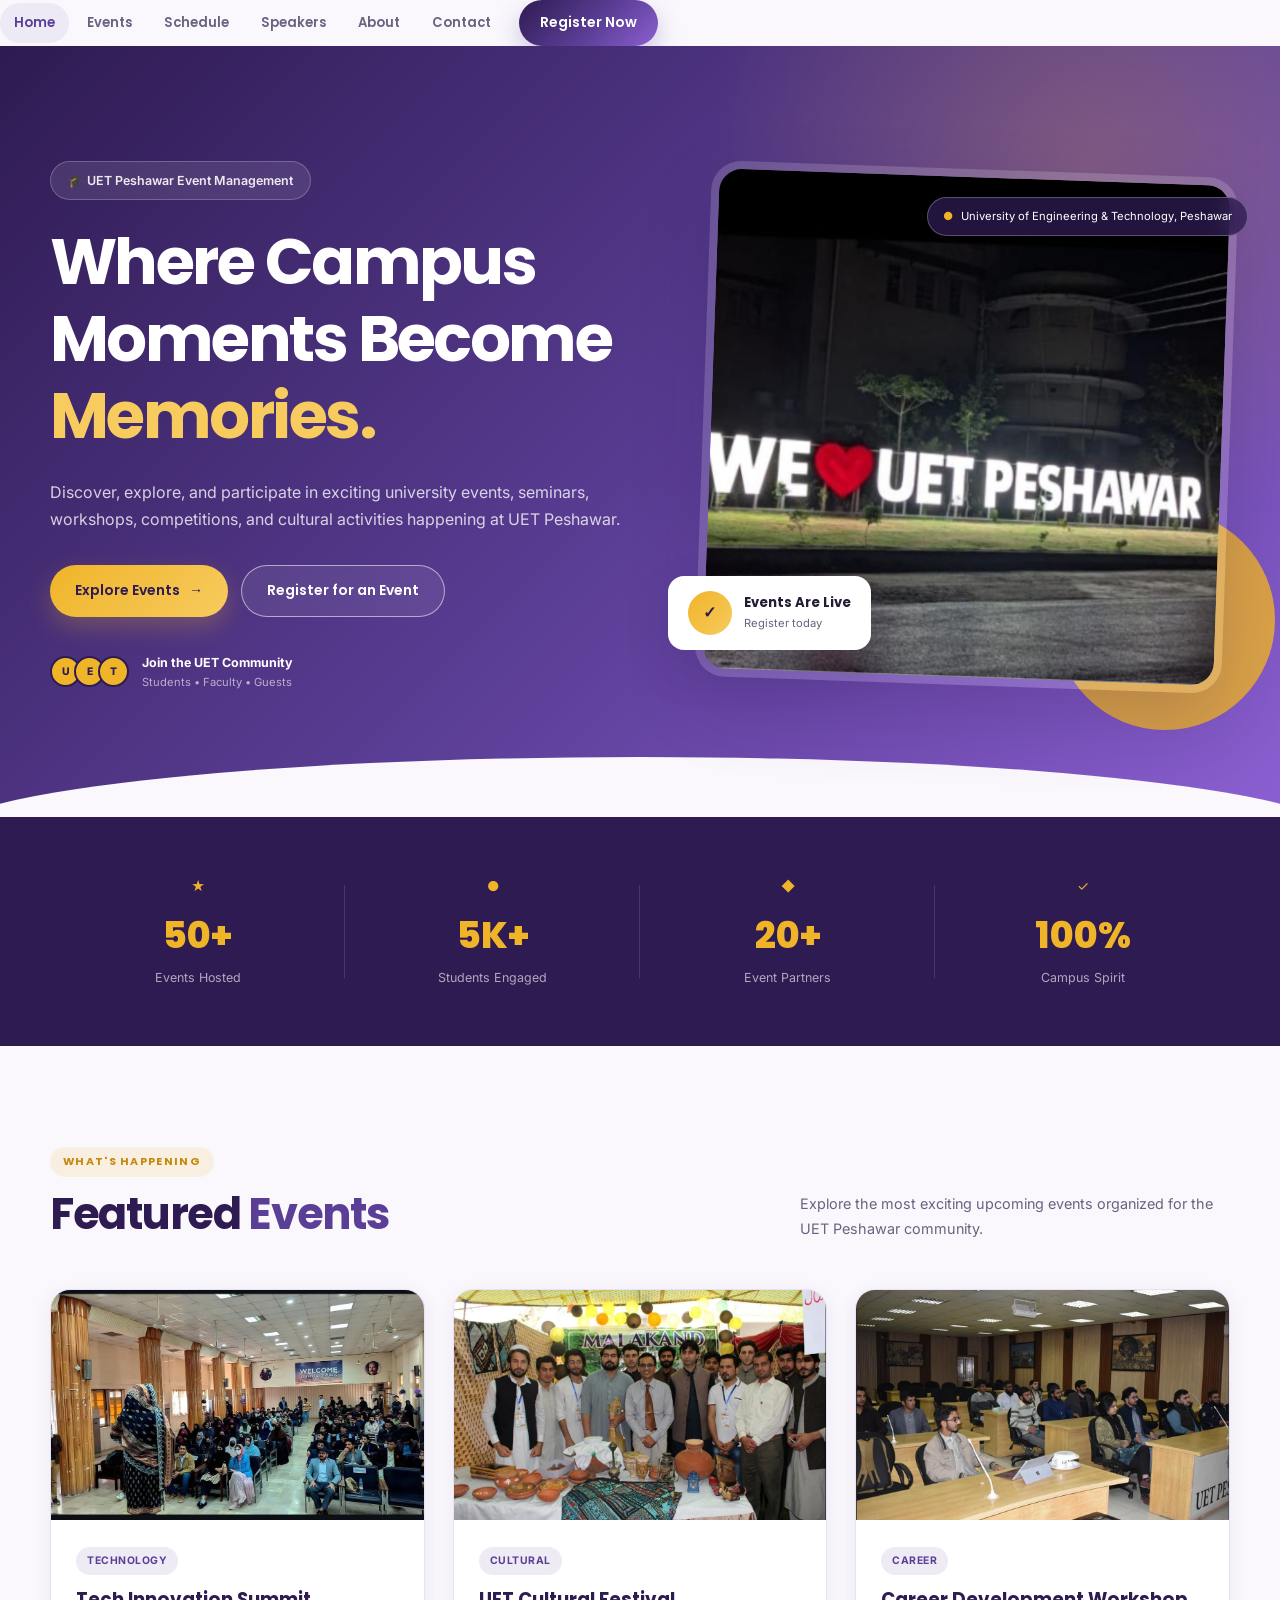
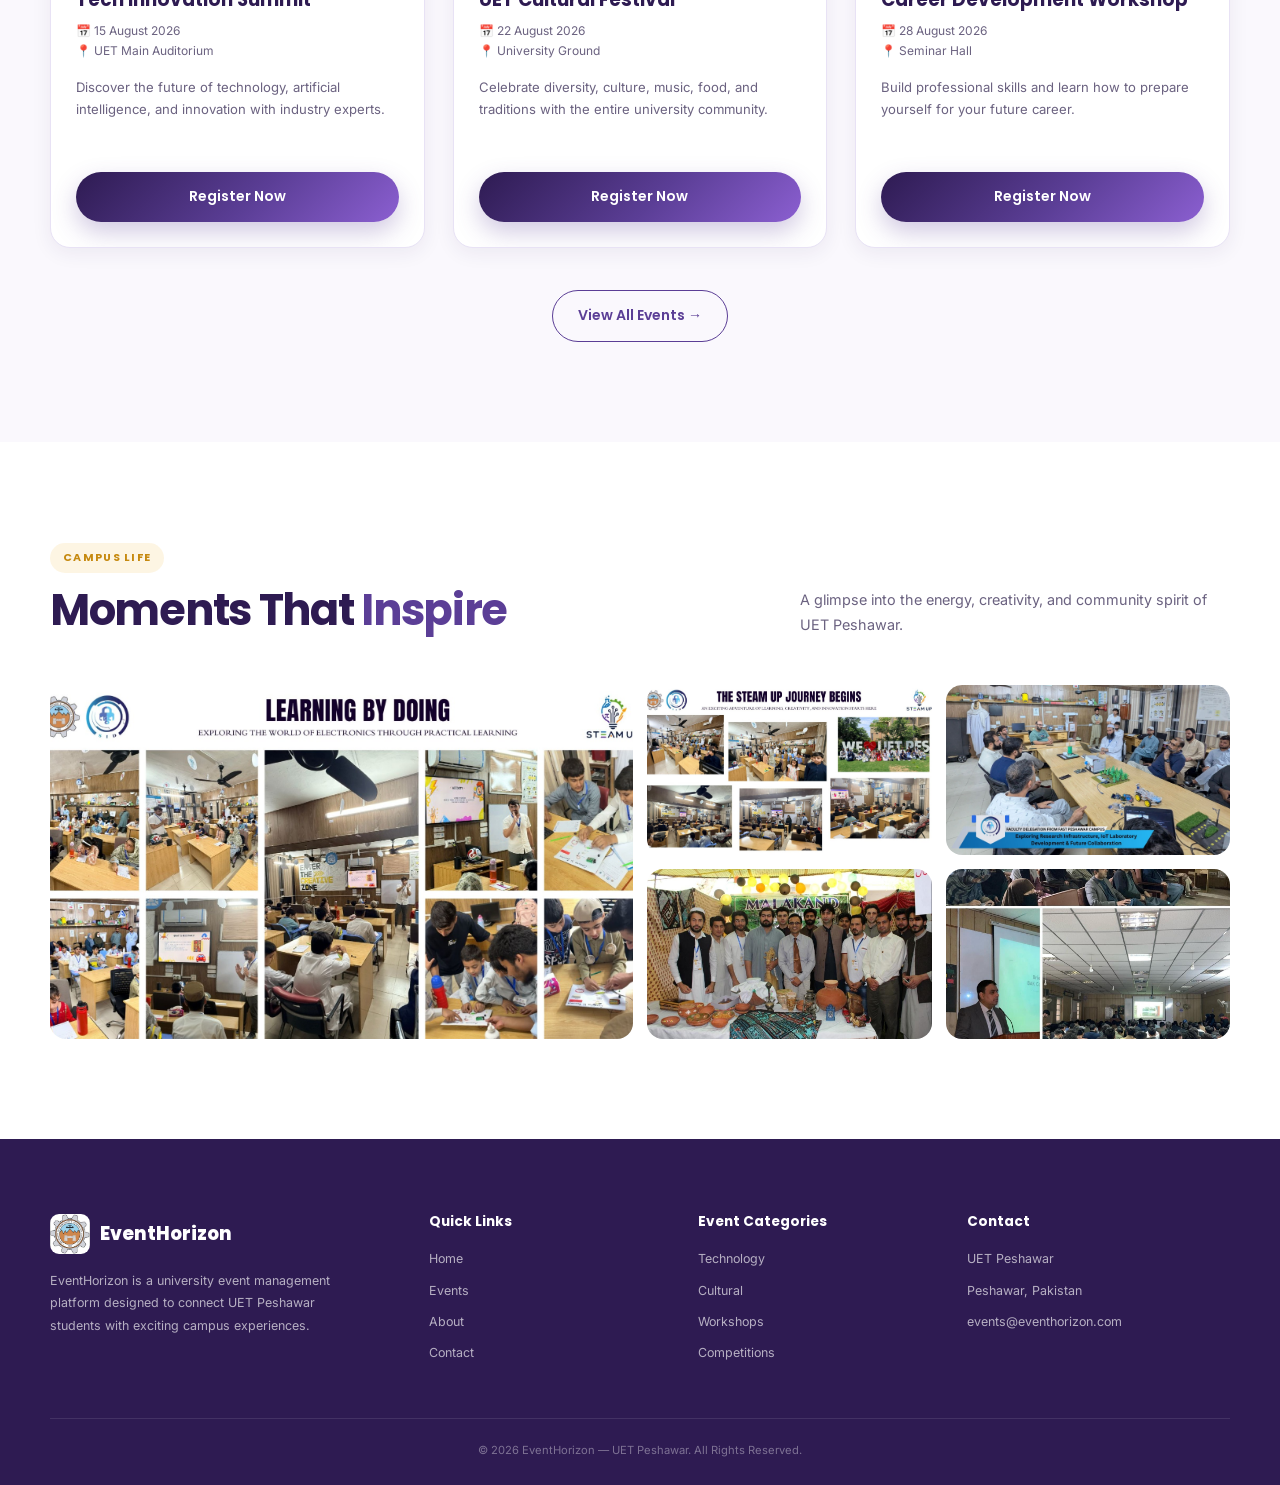
<file: index.html>
<!DOCTYPE html>
<html lang="en">

<head>
    <meta charset="UTF-8">
    <meta name="viewport" content="width=device-width, initial-scale=1.0">

    <title>EventHorizon | UET Peshawar</title>

    <link rel="stylesheet" href="style.css">
</head>

<body>

    <!-- ================= NAVBAR ================= -->

    <nav class="nav-links">

    <a href="index.html" class="active">
        Home
    </a>

    <a href="events.html">
        Events
    </a>

    <a href="schedule.html">
        Schedule
    </a>

    <a href="speakers.html">
        Speakers
    </a>

    <a href="about.html">
        About
    </a>

    <a href="contact.html">
        Contact
    </a>

    <a href="registration.html" class="btn btn-primary nav-cta">
        Register Now
    </a>

</nav>


    <!-- ================= HERO ================= -->

    <section class="hero">

        <div class="container hero-inner">

            <div class="hero-copy">

                <span class="hero-badge">
                    🎓 UET Peshawar Event Management
                </span>

                <h1>
                    Where Campus Moments Become
                    <em>Memories.</em>
                </h1>

                <p>
                    Discover, explore, and participate in exciting
                    university events, seminars, workshops, competitions,
                    and cultural activities happening at UET Peshawar.
                </p>

                <div class="hero-actions">

                    <a href="events.html" class="btn btn-gold">
                        Explore Events
                        <span>→</span>
                    </a>

                    <a href="registration.html" class="btn btn-outline">
                        Register for an Event
                    </a>

                </div>

                <div class="hero-trust">

                    <div class="trust-avatars">
                        <span>U</span>
                        <span>E</span>
                        <span>T</span>
                    </div>

                    <div>
                        <strong>Join the UET Community</strong>
                        <small>Students • Faculty • Guests</small>
                    </div>

                </div>

            </div>


            <div class="hero-art">

                <div class="hero-location">
                    <span>●</span>
                    University of Engineering & Technology, Peshawar
                </div>

                <div class="hero-image-frame">

                    <img src="images/UET.jpeg"
                         alt="University Event">

                </div>

                <div class="hero-image-shape"></div>

                <div class="float-card">

                    <div class="dot">
                        ✓
                    </div>

                    <div>
                        <strong>Events Are Live</strong>
                        <span>Register today</span>
                    </div>

                </div>

            </div>

        </div>

    </section>


    <!-- ================= STATS ================= -->

    <section class="stats">

        <div class="container stats-grid">

            <div class="stat-item">
                <div class="stat-icon">★</div>
                <div class="num">50+</div>
                <div class="label">Events Hosted</div>
            </div>

            <div class="stat-item">
                <div class="stat-icon">●</div>
                <div class="num">5K+</div>
                <div class="label">Students Engaged</div>
            </div>

            <div class="stat-item">
                <div class="stat-icon">◆</div>
                <div class="num">20+</div>
                <div class="label">Event Partners</div>
            </div>

            <div class="stat-item">
                <div class="stat-icon">✓</div>
                <div class="num">100%</div>
                <div class="label">Campus Spirit</div>
            </div>

        </div>

    </section>


    <!-- ================= FEATURED EVENTS ================= -->

    <section>

        <div class="container">

            <div class="section-head">

                <div>

                    <span class="section-tag">
                        What's Happening
                    </span>

                    <h2>
                        Featured <span>Events</span>
                    </h2>

                </div>

                <p>
                    Explore the most exciting upcoming events
                    organized for the UET Peshawar community.
                </p>

            </div>


            <div class="grid-3">


                <!-- EVENT 1 -->

                <article class="event-card">

                    <div class="img-wrap">

                        <img src="images/Inovation summit.jpeg"
                             alt="Tech Innovation Summit">

                    </div>

                    <div class="body">

                        <span class="badge">
                            Technology
                        </span>

                        <h3>
                            Tech Innovation Summit
                        </h3>

                        <div class="event-meta">
                            📅 15 August 2026
                            <br>
                            📍 UET Main Auditorium
                        </div>

                        <p class="desc">
                            Discover the future of technology,
                            artificial intelligence, and innovation
                            with industry experts.
                        </p>

                        <a href="registration.html"
                           class="btn btn-primary">
                            Register Now
                        </a>

                    </div>

                </article>


                <!-- EVENT 2 -->

                <article class="event-card">

                    <div class="img-wrap">

                        <img src="images/Moment 4.jpeg"
                             alt="Cultural Festival">

                    </div>

                    <div class="body">

                        <span class="badge">
                            Cultural
                        </span>

                        <h3>
                            UET Cultural Festival
                        </h3>

                        <div class="event-meta">
                            📅 22 August 2026
                            <br>
                            📍 University Ground
                        </div>

                        <p class="desc">
                            Celebrate diversity, culture, music,
                            food, and traditions with the entire
                            university community.
                        </p>

                        <a href="registration.html"
                           class="btn btn-primary">
                            Register Now
                        </a>

                    </div>

                </article>


                <!-- EVENT 3 -->

                <article class="event-card">

                    <div class="img-wrap">

                        <img src="images/Career workshop.jpeg"
                             alt="Career Workshop">

                    </div>

                    <div class="body">

                        <span class="badge">
                            Career
                        </span>

                        <h3>
                            Career Development Workshop
                        </h3>

                        <div class="event-meta">
                            📅 28 August 2026
                            <br>
                            📍 Seminar Hall
                        </div>

                        <p class="desc">
                            Build professional skills and learn
                            how to prepare yourself for your
                            future career.
                        </p>

                        <a href="registration.html"
                           class="btn btn-primary">
                            Register Now
                        </a>

                    </div>

                </article>

            </div>


            <div class="center-action">

                <a href="events.html"
                   class="btn btn-outline-dark">

                    View All Events →

                </a>

            </div>

        </div>

    </section>


    <!-- ================= GALLERY ================= -->

    <section class="gallery-section">

        <div class="container">

            <div class="section-head">

                <div>

                    <span class="section-tag">
                        Campus Life
                    </span>

                    <h2>
                        Moments That
                        <span>Inspire</span>
                    </h2>

                </div>

                <p>
                    A glimpse into the energy, creativity,
                    and community spirit of UET Peshawar.
                </p>

            </div>


            <div class="gallery-grid">

                <figure>

                    <img src="images/Moment 1.jpeg"
                         alt="Campus Event">

                    <figcaption>
                        <span>Campus Celebrations</span>
                    </figcaption>

                </figure>


                <figure>

                    <img src="images/Moment 2.jpeg"
                         alt="Student Activities">

                    <figcaption>
                        <span>Student Activities</span>
                    </figcaption>

                </figure>


                <figure>

                    <img src="images/Moment 3.jpeg"
                         alt="University Gathering">

                    <figcaption>
                        <span>University Gatherings</span>
                    </figcaption>

                </figure>


                <figure>

                    <img src="images/Moment 4.jpeg"
                         alt="Cultural Event">

                    <figcaption>
                        <span>Cultural Events</span>
                    </figcaption>

                </figure>


                <figure>

                    <img src="images/Moment 5.jpeg"
                         alt="Technology Event">

                    <figcaption>
                        <span>Technology & Innovation</span>
                    </figcaption>

                </figure>

            </div>

        </div>

    </section>


    <!-- ================= FOOTER ================= -->

    <footer>

        <div class="container">

            <div class="footer-grid">

                <div class="footer-about">

                    <div class="footer-brand">

                        <img src="images/logo.PNG"
                             alt="EventHorizon Logo">

                        EventHorizon

                    </div>

                    <p>
                        EventHorizon is a university event management
                        platform designed to connect UET Peshawar
                        students with exciting campus experiences.
                    </p>

                </div>


                <div>

                    <h5>Quick Links</h5>

                    <ul>

                        <li>
                            <a href="index.html">Home</a>
                        </li>

                        <li>
                            <a href="events.html">Events</a>
                        </li>

                        <li>
                            <a href="about.html">About</a>
                        </li>

                        <li>
                            <a href="contact.html">Contact</a>
                        </li>

                    </ul>

                </div>


                <div>

                    <h5>Event Categories</h5>

                    <ul>

                        <li>
                            <a href="events.html">
                                Technology
                            </a>
                        </li>

                        <li>
                            <a href="events.html">
                                Cultural
                            </a>
                        </li>

                        <li>
                            <a href="events.html">
                                Workshops
                            </a>
                        </li>

                        <li>
                            <a href="events.html">
                                Competitions
                            </a>
                        </li>

                    </ul>

                </div>


                <div>

                    <h5>Contact</h5>

                    <ul>

                        <li>
                            UET Peshawar
                        </li>

                        <li>
                            Peshawar, Pakistan
                        </li>

                        <li>
                            events@eventhorizon.com
                        </li>

                    </ul>

                </div>

            </div>


            <div class="footer-bottom">

                © 2026 EventHorizon — UET Peshawar.
                All Rights Reserved.

            </div>

        </div>

    </footer>


</body>

</html>
</file>
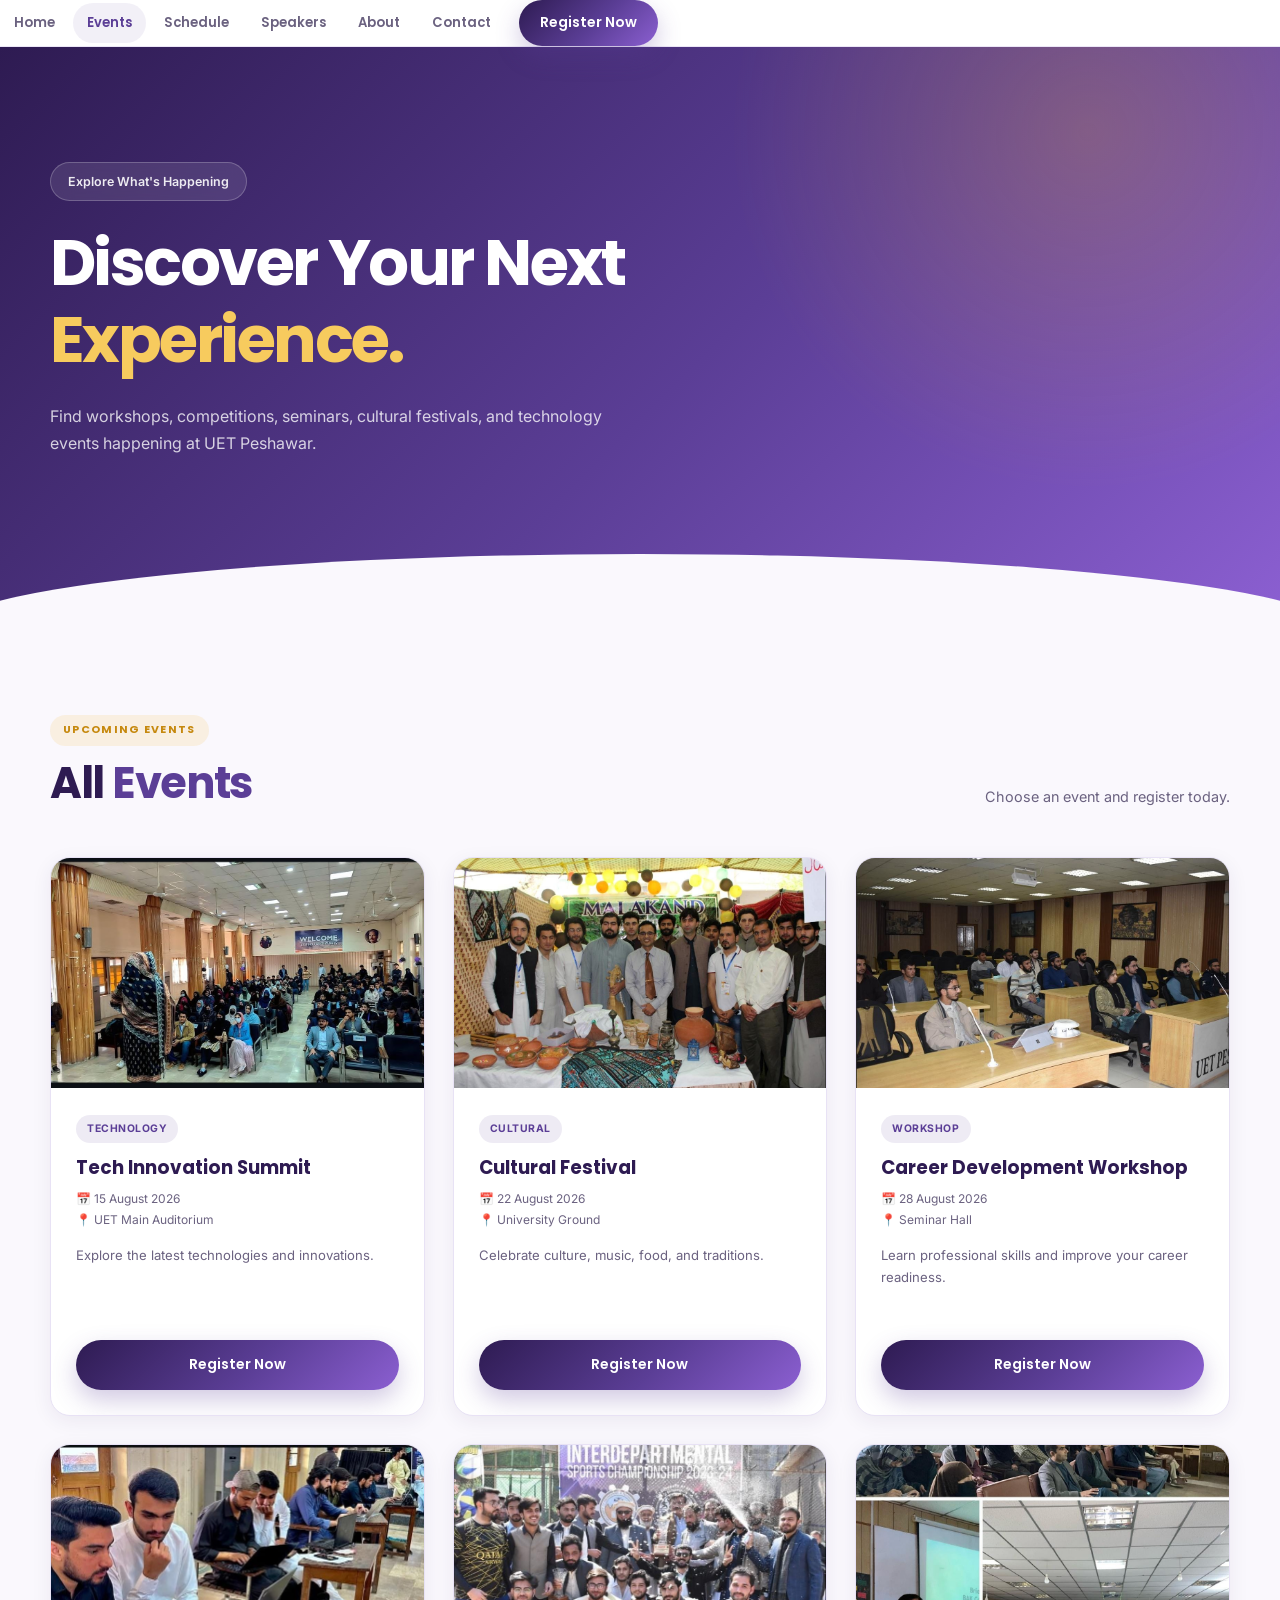
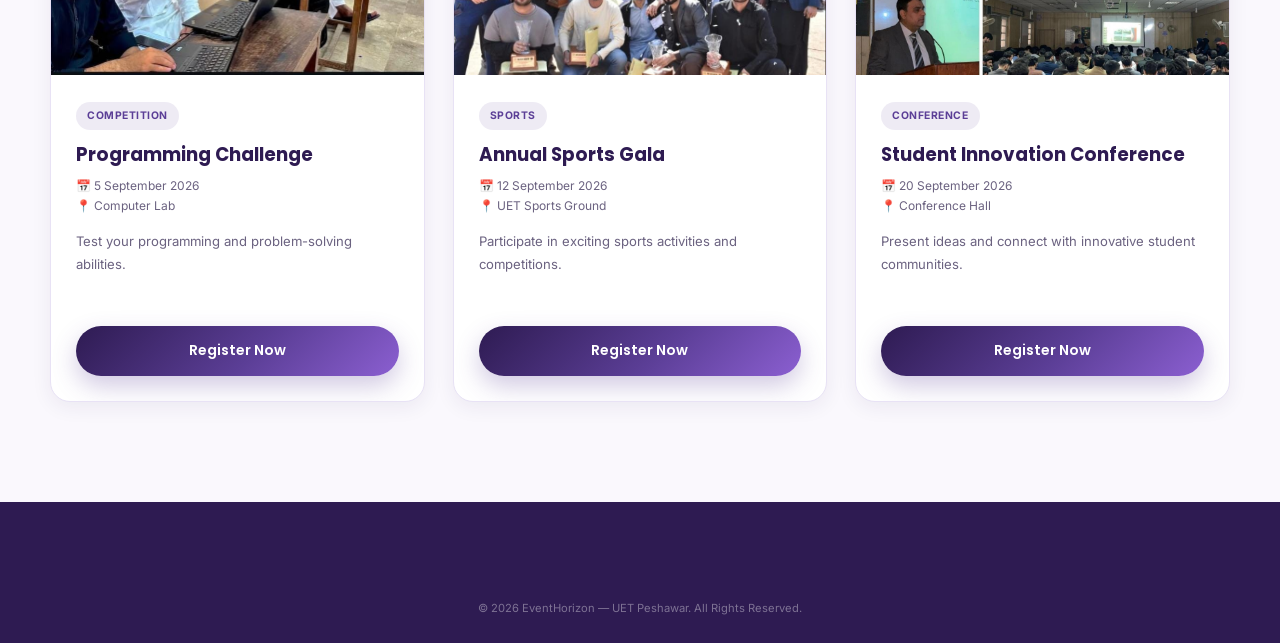
<file: events.html>
<!DOCTYPE html>
<html lang="en">

<head>

    <meta charset="UTF-8">

    <meta name="viewport"
          content="width=device-width, initial-scale=1.0">

    <title>Events | EventHorizon</title>

    <link rel="stylesheet" href="style.css">

</head>

<body>


<header class="navbar">

    <nav class="nav-links">

    <a href="index.html">
        Home
    </a>

    <a href="events.html" class="active">
        Events
    </a>

    <a href="schedule.html">
        Schedule
    </a>

    <a href="speakers.html">
        Speakers
    </a>

    <a href="about.html">
        About
    </a>

    <a href="contact.html">
        Contact
    </a>

    <a href="registration.html" class="btn btn-primary nav-cta">
        Register Now
    </a>

</nav>

</header>


<section class="hero">

    <div class="container">

        <div class="hero-copy">

            <span class="hero-badge">
                Explore What's Happening
            </span>

            <h1>
                Discover Your Next
                <em>Experience.</em>
            </h1>

            <p>
                Find workshops, competitions, seminars,
                cultural festivals, and technology events
                happening at UET Peshawar.
            </p>

        </div>

    </div>

</section>


<section>

    <div class="container">

        <div class="section-head">

            <div>

                <span class="section-tag">
                    Upcoming Events
                </span>

                <h2>
                    All <span>Events</span>
                </h2>

            </div>

            <p>
                Choose an event and register today.
            </p>

        </div>


        <div class="grid-3">


            <article class="event-card">

                <div class="img-wrap">

                    <img src="images/Inovation summit.jpeg"
                         alt="Technology Summit">

                </div>

                <div class="body">

                    <span class="badge">
                        Technology
                    </span>

                    <h3>
                        Tech Innovation Summit
                    </h3>

                    <div class="event-meta">
                        📅 15 August 2026
                        <br>
                        📍 UET Main Auditorium
                    </div>

                    <p class="desc">
                        Explore the latest technologies
                        and innovations.
                    </p>

                    <a href="registration.html"
                       class="btn btn-primary">

                        Register Now

                    </a>

                </div>

            </article>


            <article class="event-card">

                <div class="img-wrap">

                    <img src="images/Moment 4.jpeg"
                         alt="Cultural Festival">

                </div>

                <div class="body">

                    <span class="badge">
                        Cultural
                    </span>

                    <h3>
                        Cultural Festival
                    </h3>

                    <div class="event-meta">
                        📅 22 August 2026
                        <br>
                        📍 University Ground
                    </div>

                    <p class="desc">
                        Celebrate culture, music,
                        food, and traditions.
                    </p>

                    <a href="registration.html"
                       class="btn btn-primary">

                        Register Now

                    </a>

                </div>

            </article>


            <article class="event-card">

                <div class="img-wrap">

                    <img src="images/Career workshop.jpeg"
                         alt="Career Workshop">

                </div>

                <div class="body">

                    <span class="badge">
                        Workshop
                    </span>

                    <h3>
                        Career Development Workshop
                    </h3>

                    <div class="event-meta">
                        📅 28 August 2026
                        <br>
                        📍 Seminar Hall
                    </div>

                    <p class="desc">
                        Learn professional skills and
                        improve your career readiness.
                    </p>

                    <a href="registration.html"
                       class="btn btn-primary">

                        Register Now

                    </a>

                </div>

            </article>


            <article class="event-card">

                <div class="img-wrap">

                    <img src="images/Programming competition.jpeg"
                         alt="Programming Competition">

                </div>

                <div class="body">

                    <span class="badge">
                        Competition
                    </span>

                    <h3>
                        Programming Challenge
                    </h3>

                    <div class="event-meta">
                        📅 5 September 2026
                        <br>
                        📍 Computer Lab
                    </div>

                    <p class="desc">
                        Test your programming and
                        problem-solving abilities.
                    </p>

                    <a href="registration.html"
                       class="btn btn-primary">

                        Register Now

                    </a>

                </div>

            </article>


            <article class="event-card">

                <div class="img-wrap">

                    <img src="images/Sports Gala .jpeg"
                         alt="Sports Gala">

                </div>

                <div class="body">

                    <span class="badge">
                        Sports
                    </span>

                    <h3>
                        Annual Sports Gala
                    </h3>

                    <div class="event-meta">
                        📅 12 September 2026
                        <br>
                        📍 UET Sports Ground
                    </div>

                    <p class="desc">
                        Participate in exciting sports
                        activities and competitions.
                    </p>

                    <a href="registration.html"
                       class="btn btn-primary">

                        Register Now

                    </a>

                </div>

            </article>


            <article class="event-card">

                <div class="img-wrap">

                    <img src="images/Moment 5.jpeg"
                         alt="Student Conference">

                </div>

                <div class="body">

                    <span class="badge">
                        Conference
                    </span>

                    <h3>
                        Student Innovation Conference
                    </h3>

                    <div class="event-meta">
                        📅 20 September 2026
                        <br>
                        📍 Conference Hall
                    </div>

                    <p class="desc">
                        Present ideas and connect with
                        innovative student communities.
                    </p>

                    <a href="registration.html"
                       class="btn btn-primary">

                        Register Now

                    </a>

                </div>

            </article>

        </div>

    </div>

</section>


<footer>

    <div class="container">

        <div class="footer-bottom">

            © 2026 EventHorizon — UET Peshawar.
            All Rights Reserved.

        </div>

    </div>

</footer>


</body>

</html>
</file>
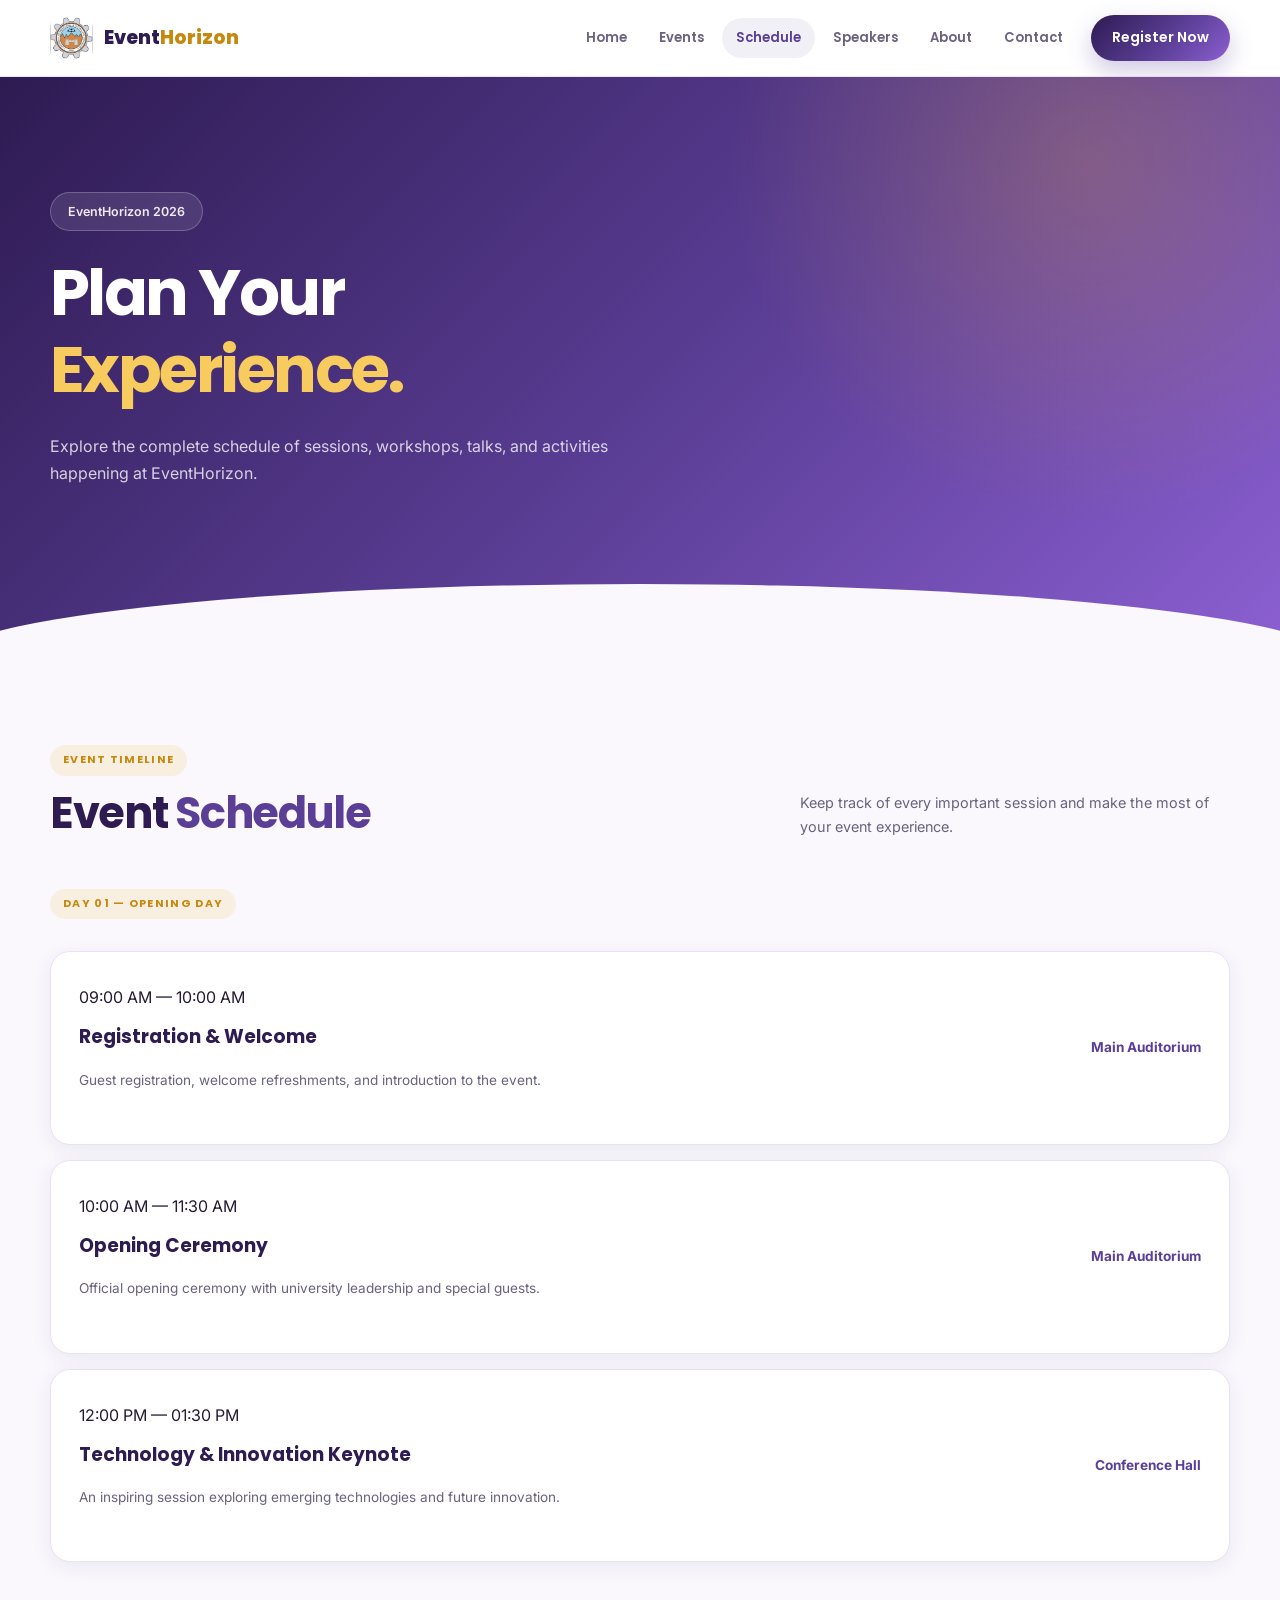
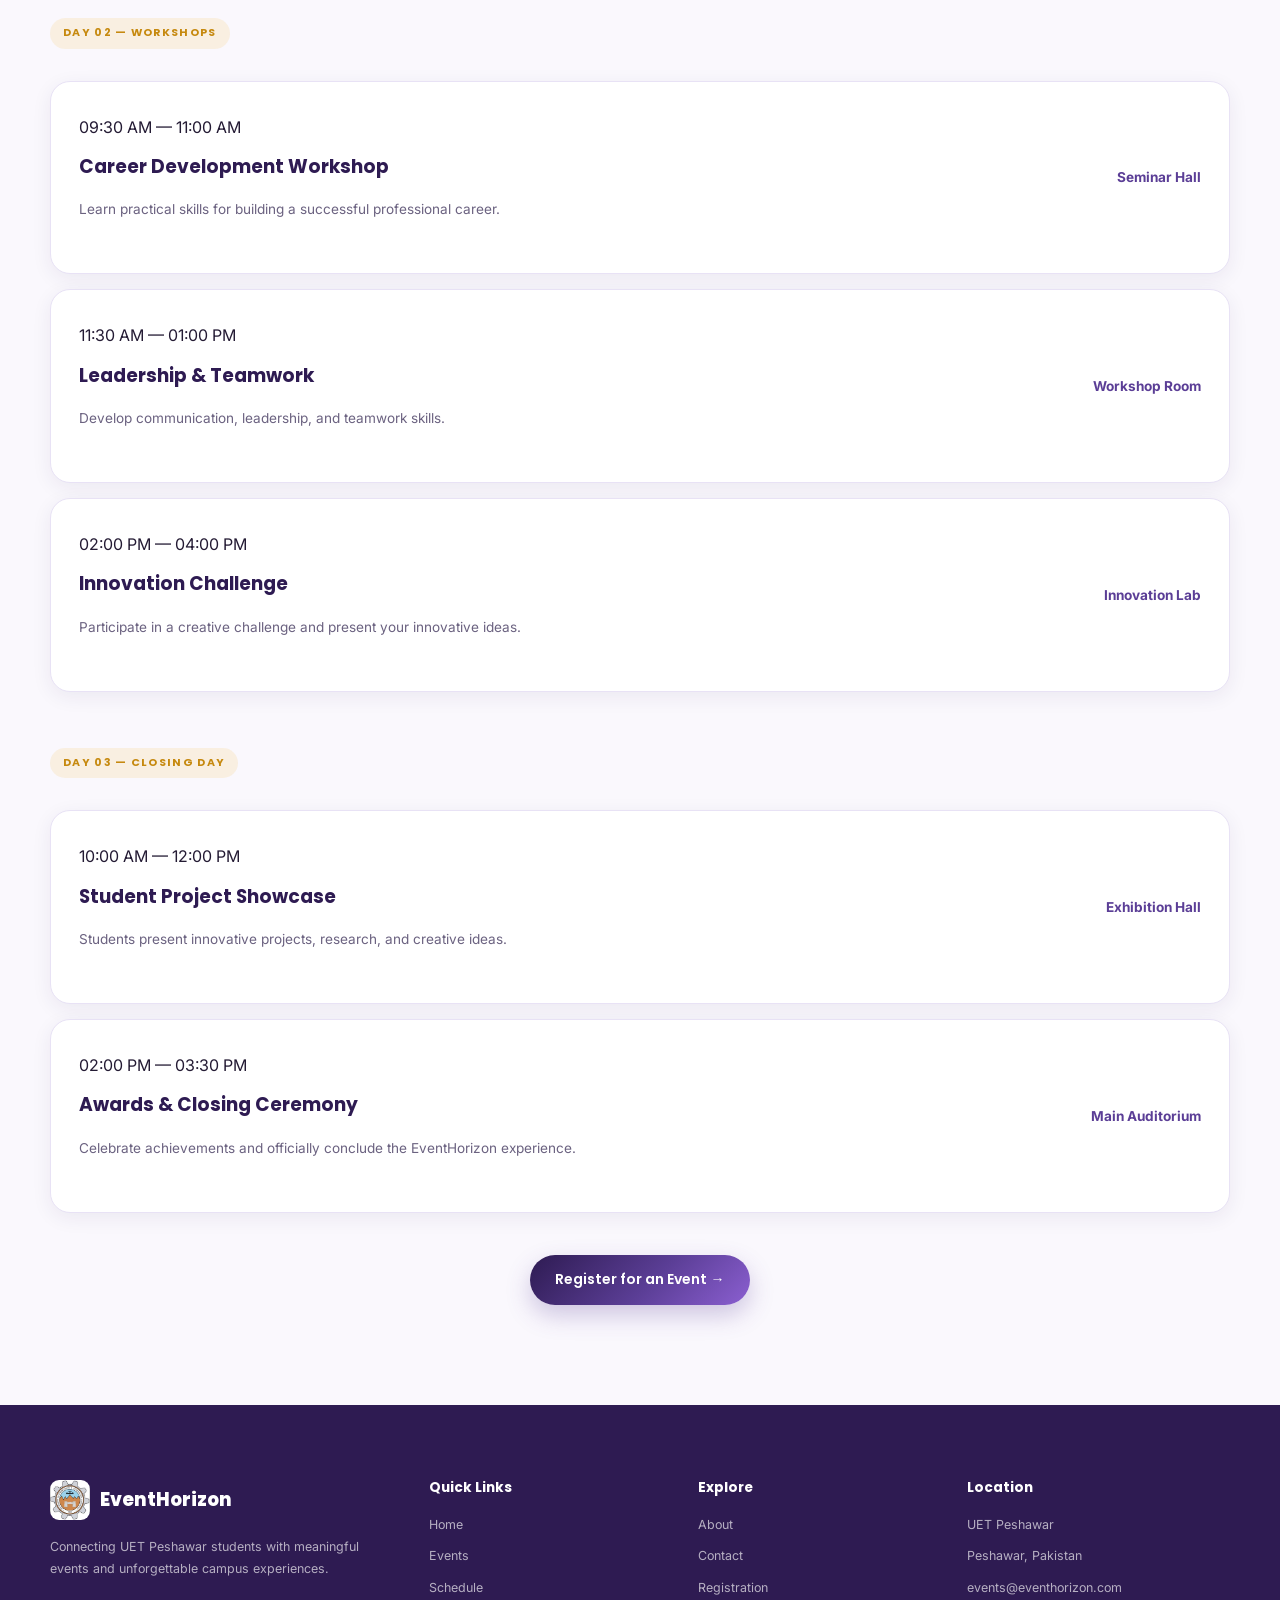
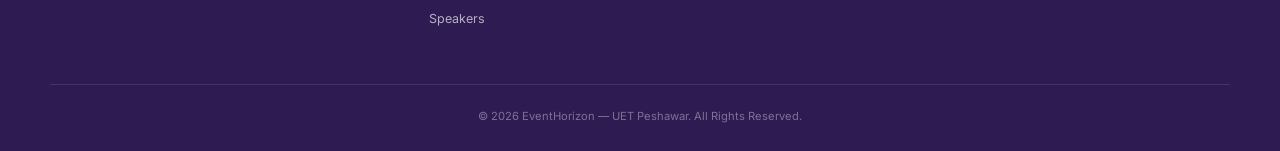
<file: schedule.html>
<!DOCTYPE html>
<html lang="en">

<head>

    <meta charset="UTF-8">

    <meta name="viewport"
          content="width=device-width, initial-scale=1.0">

    <title>Event Schedule | EventHorizon</title>

    <link rel="stylesheet" href="style.css">

</head>

<body>


<!-- ================= NAVBAR ================= -->

<header class="navbar">

    <div class="nav-inner">

        <a href="index.html" class="brand">

            <img src="images/logo.PNG"
                 alt="EventHorizon Logo">

            <span>
                Event<span>Horizon</span>
            </span>

        </a>


        <nav class="nav-links">

            <a href="index.html">
                Home
            </a>

            <a href="events.html">
                Events
            </a>

            <a href="schedule.html"
               class="active">

                Schedule

            </a>

            <a href="speakers.html">
                Speakers
            </a>

            <a href="about.html">
                About
            </a>

            <a href="contact.html">
                Contact
            </a>

            <a href="registration.html"
               class="btn btn-primary nav-cta">

                Register Now

            </a>

        </nav>

    </div>

</header>


<!-- ================= HERO ================= -->

<section class="hero">

    <div class="container">

        <div class="hero-copy">

            <span class="hero-badge">
                EventHorizon 2026
            </span>

            <h1>
                Plan Your
                <em>Experience.</em>
            </h1>

            <p>
                Explore the complete schedule of sessions,
                workshops, talks, and activities happening
                at EventHorizon.
            </p>

        </div>

    </div>

</section>


<!-- ================= SCHEDULE ================= -->

<section>

    <div class="container">

        <div class="section-head">

            <div>

                <span class="section-tag">
                    Event Timeline
                </span>

                <h2>
                    Event <span>Schedule</span>
                </h2>

            </div>

            <p>
                Keep track of every important session
                and make the most of your event experience.
            </p>

        </div>


        <!-- DAY 1 -->

        <div style="margin-bottom: 55px;">

            <div class="section-tag">
                Day 01 — Opening Day
            </div>


            <div class="testimonial-card"
                 style="margin-top: 20px;">

                <div style="
                    display:flex;
                    justify-content:space-between;
                    align-items:center;
                    gap:20px;
                    flex-wrap:wrap;
                ">

                    <div>

                        <span class="badge">
                            09:00 AM — 10:00 AM
                        </span>

                        <h3 style="margin-top:15px;">
                            Registration & Welcome
                        </h3>

                        <p>
                            Guest registration, welcome refreshments,
                            and introduction to the event.
                        </p>

                    </div>

                    <strong style="
                        color:var(--primary);
                        font-size:0.85rem;
                    ">
                        Main Auditorium
                    </strong>

                </div>

            </div>


            <div class="testimonial-card"
                 style="margin-top:15px;">

                <div style="
                    display:flex;
                    justify-content:space-between;
                    align-items:center;
                    gap:20px;
                    flex-wrap:wrap;
                ">

                    <div>

                        <span class="badge">
                            10:00 AM — 11:30 AM
                        </span>

                        <h3 style="margin-top:15px;">
                            Opening Ceremony
                        </h3>

                        <p>
                            Official opening ceremony with university
                            leadership and special guests.
                        </p>

                    </div>

                    <strong style="
                        color:var(--primary);
                        font-size:0.85rem;
                    ">
                        Main Auditorium
                    </strong>

                </div>

            </div>


            <div class="testimonial-card"
                 style="margin-top:15px;">

                <div style="
                    display:flex;
                    justify-content:space-between;
                    align-items:center;
                    gap:20px;
                    flex-wrap:wrap;
                ">

                    <div>

                        <span class="badge">
                            12:00 PM — 01:30 PM
                        </span>

                        <h3 style="margin-top:15px;">
                            Technology & Innovation Keynote
                        </h3>

                        <p>
                            An inspiring session exploring emerging
                            technologies and future innovation.
                        </p>

                    </div>

                    <strong style="
                        color:var(--primary);
                        font-size:0.85rem;
                    ">
                        Conference Hall
                    </strong>

                </div>

            </div>

        </div>


        <!-- DAY 2 -->

        <div style="margin-bottom: 55px;">

            <div class="section-tag">
                Day 02 — Workshops
            </div>


            <div class="testimonial-card"
                 style="margin-top: 20px;">

                <div style="
                    display:flex;
                    justify-content:space-between;
                    align-items:center;
                    gap:20px;
                    flex-wrap:wrap;
                ">

                    <div>

                        <span class="badge">
                            09:30 AM — 11:00 AM
                        </span>

                        <h3 style="margin-top:15px;">
                            Career Development Workshop
                        </h3>

                        <p>
                            Learn practical skills for building a
                            successful professional career.
                        </p>

                    </div>

                    <strong style="
                        color:var(--primary);
                        font-size:0.85rem;
                    ">
                        Seminar Hall
                    </strong>

                </div>

            </div>


            <div class="testimonial-card"
                 style="margin-top:15px;">

                <div style="
                    display:flex;
                    justify-content:space-between;
                    align-items:center;
                    gap:20px;
                    flex-wrap:wrap;
                ">

                    <div>

                        <span class="badge">
                            11:30 AM — 01:00 PM
                        </span>

                        <h3 style="margin-top:15px;">
                            Leadership & Teamwork
                        </h3>

                        <p>
                            Develop communication, leadership,
                            and teamwork skills.
                        </p>

                    </div>

                    <strong style="
                        color:var(--primary);
                        font-size:0.85rem;
                    ">
                        Workshop Room
                    </strong>

                </div>

            </div>


            <div class="testimonial-card"
                 style="margin-top:15px;">

                <div style="
                    display:flex;
                    justify-content:space-between;
                    align-items:center;
                    gap:20px;
                    flex-wrap:wrap;
                ">

                    <div>

                        <span class="badge">
                            02:00 PM — 04:00 PM
                        </span>

                        <h3 style="margin-top:15px;">
                            Innovation Challenge
                        </h3>

                        <p>
                            Participate in a creative challenge
                            and present your innovative ideas.
                        </p>

                    </div>

                    <strong style="
                        color:var(--primary);
                        font-size:0.85rem;
                    ">
                        Innovation Lab
                    </strong>

                </div>

            </div>

        </div>


        <!-- DAY 3 -->

        <div>

            <div class="section-tag">
                Day 03 — Closing Day
            </div>


            <div class="testimonial-card"
                 style="margin-top: 20px;">

                <div style="
                    display:flex;
                    justify-content:space-between;
                    align-items:center;
                    gap:20px;
                    flex-wrap:wrap;
                ">

                    <div>

                        <span class="badge">
                            10:00 AM — 12:00 PM
                        </span>

                        <h3 style="margin-top:15px;">
                            Student Project Showcase
                        </h3>

                        <p>
                            Students present innovative projects,
                            research, and creative ideas.
                        </p>

                    </div>

                    <strong style="
                        color:var(--primary);
                        font-size:0.85rem;
                    ">
                        Exhibition Hall
                    </strong>

                </div>

            </div>


            <div class="testimonial-card"
                 style="margin-top:15px;">

                <div style="
                    display:flex;
                    justify-content:space-between;
                    align-items:center;
                    gap:20px;
                    flex-wrap:wrap;
                ">

                    <div>

                        <span class="badge">
                            02:00 PM — 03:30 PM
                        </span>

                        <h3 style="margin-top:15px;">
                            Awards & Closing Ceremony
                        </h3>

                        <p>
                            Celebrate achievements and officially
                            conclude the EventHorizon experience.
                        </p>

                    </div>

                    <strong style="
                        color:var(--primary);
                        font-size:0.85rem;
                    ">
                        Main Auditorium
                    </strong>

                </div>

            </div>

        </div>


        <div class="center-action">

            <a href="registration.html"
               class="btn btn-primary">

                Register for an Event →

            </a>

        </div>

    </div>

</section>


<!-- ================= FOOTER ================= -->

<footer>

    <div class="container">

        <div class="footer-grid">

            <div class="footer-about">

                <div class="footer-brand">

                    <img src="images/logo.PNG"
                         alt="EventHorizon Logo">

                    EventHorizon

                </div>

                <p>
                    Connecting UET Peshawar students with
                    meaningful events and unforgettable
                    campus experiences.
                </p>

            </div>


            <div>

                <h5>Quick Links</h5>

                <ul>

                    <li>
                        <a href="index.html">
                            Home
                        </a>
                    </li>

                    <li>
                        <a href="events.html">
                            Events
                        </a>
                    </li>

                    <li>
                        <a href="schedule.html">
                            Schedule
                        </a>
                    </li>

                    <li>
                        <a href="speakers.html">
                            Speakers
                        </a>
                    </li>

                </ul>

            </div>


            <div>

                <h5>Explore</h5>

                <ul>

                    <li>
                        <a href="about.html">
                            About
                        </a>
                    </li>

                    <li>
                        <a href="contact.html">
                            Contact
                        </a>
                    </li>

                    <li>
                        <a href="registration.html">
                            Registration
                        </a>
                    </li>

                </ul>

            </div>


            <div>

                <h5>Location</h5>

                <ul>

                    <li>
                        UET Peshawar
                    </li>

                    <li>
                        Peshawar, Pakistan
                    </li>

                    <li>
                        events@eventhorizon.com
                    </li>

                </ul>

            </div>

        </div>


        <div class="footer-bottom">

            © 2026 EventHorizon — UET Peshawar.
            All Rights Reserved.

        </div>

    </div>

</footer>


</body>

</html>
</file>
<file: style.css>
/* =========================================================
   EVENTHORIZON — UET PESHAWAR
  ========================================================= */


/* ================= GOOGLE FONTS ================= */

@import url('https://fonts.googleapis.com/css2?family=Inter:wght@400;500;600;700&family=Poppins:wght@500;600;700;800&display=swap');


/* ================= DESIGN SYSTEM ================= */

:root {
    --primary: #5B3E96;
    --primary-dark: #2E1B52;
    --primary-light: #8B6CC7;

    --gold: #F0B429;
    --gold-light: #F7CB5E;
    --gold-dark: #C6890F;

    --bg: #FAF8FD;
    --surface: #FFFFFF;

    --text: #241B34;
    --text-muted: #6B6280;

    --border: #E8E2F5;

    --shadow-sm: 0 5px 20px rgba(46, 27, 82, 0.07);
    --shadow-md: 0 18px 45px rgba(46, 27, 82, 0.13);
    --shadow-lg: 0 30px 70px rgba(46, 27, 82, 0.20);

    --radius-sm: 12px;
    --radius-md: 20px;
    --radius-lg: 30px;

    --gradient-primary: linear-gradient(
        135deg,
        #2E1B52,
        #5B3E96 55%,
        #8B5FD1
    );

    --gradient-gold: linear-gradient(
        135deg,
        #F0B429,
        #F7CB5E
    );

    --max-width: 1180px;
}


/* ================= RESET ================= */

*,
*::before,
*::after {
    box-sizing: border-box;
    margin: 0;
    padding: 0;
}

html {
    scroll-behavior: smooth;
}

body {
    font-family: 'Inter', sans-serif;
    background: var(--bg);
    color: var(--text);
    line-height: 1.7;
    overflow-x: hidden;
    -webkit-font-smoothing: antialiased;
}

img {
    max-width: 100%;
    display: block;
}

a {
    color: inherit;
    text-decoration: none;
}

ul {
    list-style: none;
}

button,
input,
textarea,
select {
    font: inherit;
}

button {
    cursor: pointer;
}

h1,
h2,
h3,
h4,
h5 {
    font-family: 'Poppins', sans-serif;
    line-height: 1.2;
    color: var(--primary-dark);
}

.container {
    width: min(100% - 48px, var(--max-width));
    margin-inline: auto;
}

section {
    padding: 100px 0;
}


/* ================= BUTTONS ================= */

.btn {
    display: inline-flex;
    align-items: center;
    justify-content: center;
    gap: 9px;

    padding: 13px 25px;

    border: none;
    border-radius: 100px;

    font-family: 'Poppins', sans-serif;
    font-size: 0.88rem;
    font-weight: 600;

    cursor: pointer;

    transition:
        transform 0.3s ease,
        box-shadow 0.3s ease,
        background 0.3s ease,
        color 0.3s ease;
}

.btn span {
    transition: transform 0.3s ease;
}

.btn:hover span {
    transform: translateX(4px);
}

.btn-primary {
    color: #FFFFFF;
    background: var(--gradient-primary);
    box-shadow: 0 10px 25px rgba(91, 62, 150, 0.28);
}

.btn-primary:hover {
    transform: translateY(-3px);
    box-shadow: 0 16px 32px rgba(91, 62, 150, 0.38);
}

.btn-gold {
    color: var(--primary-dark);
    background: var(--gradient-gold);
    box-shadow: 0 10px 25px rgba(240, 180, 41, 0.25);
}

.btn-gold:hover {
    transform: translateY(-3px);
    box-shadow: 0 16px 32px rgba(240, 180, 41, 0.35);
}

.btn-outline {
    color: #FFFFFF;
    border: 1px solid rgba(255, 255, 255, 0.55);
    background: rgba(255, 255, 255, 0.08);
    backdrop-filter: blur(10px);
}

.btn-outline:hover {
    background: rgba(255, 255, 255, 0.18);
    transform: translateY(-3px);
}

.btn-outline-dark {
    color: var(--primary);
    background: transparent;
    border: 1.5px solid var(--primary);
}

.btn-outline-dark:hover {
    color: #FFFFFF;
    background: var(--primary);
    transform: translateY(-3px);
}


/* ================= NAVIGATION ================= */

.navbar {
    position: sticky;
    top: 0;
    z-index: 1000;

    background: rgba(255, 255, 255, 0.92);
    backdrop-filter: blur(18px);
    -webkit-backdrop-filter: blur(18px);

    border-bottom: 1px solid rgba(232, 226, 245, 0.8);
}

.nav-inner {
    width: min(100% - 48px, var(--max-width));
    margin-inline: auto;

    min-height: 76px;

    display: flex;
    align-items: center;
    justify-content: space-between;
    gap: 30px;
}

.brand {
    display: flex;
    align-items: center;
    gap: 11px;

    font-family: 'Poppins', sans-serif;
    font-size: 1.18rem;
    font-weight: 800;

    color: var(--primary-dark);
}

.brand img {
    width: 43px;
    height: 43px;
    object-fit: contain;
    border-radius: 10px;
}

.brand > span > span {
    color: var(--gold-dark);
}

.nav-links {
    display: flex;
    align-items: center;
    gap: 4px;
}

.nav-links a:not(.btn) {
    padding: 9px 14px;

    font-family: 'Poppins', sans-serif;
    font-size: 0.82rem;
    font-weight: 600;

    color: var(--text-muted);

    border-radius: 100px;

    transition:
        color 0.25s ease,
        background 0.25s ease;
}

.nav-links a:not(.btn):hover,
.nav-links a.active {
    color: var(--primary);
    background: rgba(91, 62, 150, 0.08);
}

.nav-cta {
    margin-left: 10px;
    padding: 11px 21px;
}

.nav-toggle {
    display: none;

    width: 42px;
    height: 42px;

    border: none;
    border-radius: 10px;

    background: var(--primary);
    color: #FFFFFF;

    font-size: 1.2rem;
}


/* ================= HERO ================= */

.hero {
    position: relative;
    overflow: hidden;

    padding: 115px 0 125px;

    color: #FFFFFF;

    background:
        radial-gradient(
            circle at 85% 15%,
            rgba(240, 180, 41, 0.22),
            transparent 30%
        ),
        var(--gradient-primary);
}

.hero::after {
    content: "";

    position: absolute;
    bottom: -100px;
    left: -5%;

    width: 110%;
    height: 160px;

    background: var(--bg);

    border-radius: 50% 50% 0 0;
}

.hero-inner {
    position: relative;
    z-index: 2;

    display: grid;
    grid-template-columns: 1.05fr 0.95fr;

    gap: 70px;

    align-items: center;
}

.hero-copy {
    position: relative;
    z-index: 3;
}

.hero-badge {
    display: inline-flex;
    align-items: center;

    padding: 8px 17px;
    margin-bottom: 24px;

    border: 1px solid rgba(255, 255, 255, 0.22);
    border-radius: 100px;

    background: rgba(255, 255, 255, 0.10);

    color: rgba(255, 255, 255, 0.9);

    font-size: 0.78rem;
    font-weight: 600;

    backdrop-filter: blur(10px);
}

.hero h1 {
    max-width: 650px;

    color: #FFFFFF;

    font-size: clamp(2.7rem, 5vw, 4.5rem);

    letter-spacing: -0.04em;

    margin-bottom: 24px;
}

.hero h1 em {
    font-style: normal;
    color: var(--gold-light);
}

.hero p {
    max-width: 590px;

    margin-bottom: 32px;

    color: rgba(255, 255, 255, 0.78);

    font-size: 1rem;
}

.hero-actions {
    display: flex;
    flex-wrap: wrap;
    gap: 13px;
}

.hero-trust {
    display: flex;
    align-items: center;
    gap: 13px;

    margin-top: 35px;
}

.trust-avatars {
    display: flex;
}

.trust-avatars span {
    width: 31px;
    height: 31px;

    display: grid;
    place-items: center;

    margin-left: -7px;

    border: 2px solid var(--primary-dark);
    border-radius: 50%;

    background: var(--gold);

    color: var(--primary-dark);

    font-size: 0.65rem;
    font-weight: 800;
}

.trust-avatars span:first-child {
    margin-left: 0;
}

.hero-trust strong,
.hero-trust small {
    display: block;
}

.hero-trust strong {
    font-size: 0.78rem;
}

.hero-trust small {
    color: rgba(255, 255, 255, 0.6);
    font-size: 0.7rem;
}

.hero-art {
    position: relative;
}

.hero-image-frame {
    position: relative;
    z-index: 2;

    padding: 8px;

    border-radius: 30px;

    background: rgba(255, 255, 255, 0.15);

    transform: rotate(2deg);

    box-shadow: var(--shadow-lg);
}

.hero-image-frame img {
    width: 100%;
    height: 500px;

    object-fit: cover;

    border-radius: 23px;
}

.hero-image-shape {
    position: absolute;
    z-index: 1;

    width: 220px;
    height: 220px;

    right: -45px;
    bottom: -45px;

    border-radius: 50%;

    background: var(--gold);

    opacity: 0.8;
}

.float-card {
    position: absolute;
    z-index: 4;

    left: -35px;
    bottom: 35px;

    display: flex;
    align-items: center;
    gap: 12px;

    padding: 15px 20px;

    background: #FFFFFF;

    color: var(--text);

    border-radius: 16px;

    box-shadow: var(--shadow-md);

    animation: floatCard 4s ease-in-out infinite;
}

.float-card .dot {
    width: 44px;
    height: 44px;

    display: grid;
    place-items: center;

    border-radius: 50%;

    background: var(--gradient-gold);

    color: var(--primary-dark);

    font-family: 'Poppins', sans-serif;
    font-weight: 800;
}

.float-card strong,
.float-card span {
    display: block;
}

.float-card strong {
    font-family: 'Poppins', sans-serif;
    font-size: 0.82rem;
}

.float-card span {
    color: var(--text-muted);
    font-size: 0.7rem;
}

.hero-location {
    position: absolute;
    z-index: 5;

    top: 28px;
    right: -18px;

    padding: 9px 15px;

    border: 1px solid rgba(255, 255, 255, 0.25);
    border-radius: 100px;

    background: rgba(46, 27, 82, 0.75);

    font-size: 0.7rem;

    backdrop-filter: blur(12px);
}

.hero-location span {
    color: var(--gold);
    margin-right: 5px;
}

@keyframes floatCard {

    0%,
    100% {
        transform: translateY(0);
    }

    50% {
        transform: translateY(-10px);
    }
}


/* ================= STATS ================= */

.stats {
    position: relative;
    z-index: 5;

    padding: 48px 0;

    background: var(--primary-dark);
}

.stats-grid {
    display: grid;
    grid-template-columns: repeat(4, 1fr);
}

.stat-item {
    position: relative;

    text-align: center;

    padding: 10px 20px;
}

.stat-item:not(:last-child)::after {
    content: "";

    position: absolute;
    right: 0;
    top: 15%;

    width: 1px;
    height: 70%;

    background: rgba(255, 255, 255, 0.12);
}

.stat-icon {
    margin-bottom: 6px;

    color: var(--gold);

    font-size: 0.85rem;
}

.stats .num {
    font-family: 'Poppins', sans-serif;
    font-size: 2.3rem;
    font-weight: 800;

    color: var(--gold);
}

.stats .label {
    color: rgba(255, 255, 255, 0.62);
    font-size: 0.78rem;
}


/* ================= SECTION HEADINGS ================= */

.section-head {
    display: flex;
    align-items: end;
    justify-content: space-between;
    gap: 40px;

    margin-bottom: 48px;
}

.section-head > div {
    max-width: 600px;
}

.section-head h2 {
    font-size: clamp(2rem, 3.5vw, 2.7rem);
    letter-spacing: -0.03em;
}

.section-head h2 span {
    color: var(--primary);
}

.section-head p {
    max-width: 430px;

    color: var(--text-muted);
    font-size: 0.9rem;
}

.section-tag {
    display: inline-block;

    margin-bottom: 12px;
    padding: 6px 13px;

    border-radius: 100px;

    background: rgba(240, 180, 41, 0.13);

    color: var(--gold-dark);

    font-family: 'Poppins', sans-serif;
    font-size: 0.68rem;
    font-weight: 700;

    letter-spacing: 0.12em;
    text-transform: uppercase;
}


/* ================= GRIDS ================= */

.grid-3 {
    display: grid;
    grid-template-columns: repeat(3, 1fr);
    gap: 28px;
}


/* ================= EVENT CARDS ================= */

.event-card {
    position: relative;

    overflow: hidden;

    border: 1px solid var(--border);
    border-radius: var(--radius-md);

    background: var(--surface);

    box-shadow: var(--shadow-sm);

    transition:
        transform 0.35s ease,
        box-shadow 0.35s ease;
}

.event-card:hover {
    transform: translateY(-9px);
    box-shadow: var(--shadow-md);
}

.event-card .img-wrap {
    position: relative;
    overflow: hidden;

    height: 230px;
}

.event-card .img-wrap img {
    width: 100%;
    height: 100%;

    object-fit: cover;

    transition: transform 0.6s ease;
}

.event-card:hover .img-wrap img {
    transform: scale(1.08);
}

.event-card .overlay {
    position: absolute;
    inset: 0;

    display: flex;
    align-items: end;

    padding: 18px;

    opacity: 0;

    background:
        linear-gradient(
            transparent 35%,
            rgba(46, 27, 82, 0.9)
        );

    transition: opacity 0.35s ease;
}

.event-card:hover .overlay {
    opacity: 1;
}

.overlay span {
    color: #FFFFFF;

    font-family: 'Poppins', sans-serif;
    font-size: 0.78rem;
    font-weight: 600;
}

.event-card .body {
    position: relative;
    padding: 25px;
}

.event-card .body h3 {
    margin: 14px 0 10px;

    font-size: 1.15rem;
}

.event-card .badge {
    display: inline-block;

    padding: 5px 11px;

    border-radius: 100px;

    background: rgba(91, 62, 150, 0.1);

    color: var(--primary);

    font-size: 0.65rem;
    font-weight: 700;

    text-transform: uppercase;
    letter-spacing: 0.05em;
}

.event-card .ribbon {
    position: absolute;
    z-index: 4;

    top: 17px;
    right: -38px;

    padding: 6px 40px;

    transform: rotate(40deg);

    background: var(--primary);
    color: #FFFFFF;

    font-family: 'Poppins', sans-serif;
    font-size: 0.62rem;
    font-weight: 700;

    text-transform: uppercase;
}

.event-meta {
    display: grid;
    gap: 4px;

    margin-bottom: 14px;

    color: var(--text-muted);

    font-size: 0.75rem;
}

.event-card .desc {
    min-height: 76px;

    margin-bottom: 20px;

    color: var(--text-muted);

    font-size: 0.82rem;
}

.event-card .btn {
    width: 100%;
}

.center-action {
    margin-top: 42px;
    text-align: center;
}


/* ================= GALLERY ================= */

.gallery-section,
.sponsors-section {
    background: var(--surface);
}

.gallery-grid {
    display: grid;

    grid-template-columns: repeat(4, 1fr);

    grid-auto-rows: 170px;

    gap: 14px;
}

.gallery-grid figure {
    position: relative;

    overflow: hidden;

    margin: 0;

    border-radius: 16px;

    background: var(--primary-dark);
}

.gallery-grid figure:first-child {
    grid-column: span 2;
    grid-row: span 2;
}

.gallery-grid img {
    width: 100%;
    height: 100%;

    object-fit: cover;

    transition:
        transform 0.6s ease,
        opacity 0.4s ease;
}

.gallery-grid figure:hover img {
    transform: scale(1.08);
    opacity: 0.82;
}

.gallery-grid figcaption {
    position: absolute;
    inset: auto 0 0 0;

    padding: 45px 18px 16px;

    color: #FFFFFF;

    background:
        linear-gradient(
            transparent,
            rgba(46, 27, 82, 0.9)
        );

    transform: translateY(15px);
    opacity: 0;

    transition:
        transform 0.35s ease,
        opacity 0.35s ease;
}

.gallery-grid figure:hover figcaption {
    transform: translateY(0);
    opacity: 1;
}

.gallery-grid figcaption span {
    font-family: 'Poppins', sans-serif;
    font-size: 0.78rem;
    font-weight: 600;
}


/* ================= TESTIMONIALS ================= */

.testimonial-card {
    position: relative;

    padding: 32px 28px;

    border: 1px solid var(--border);
    border-radius: var(--radius-md);

    background: var(--surface);

    box-shadow: var(--shadow-sm);

    transition: transform 0.3s ease;
}

.testimonial-card:hover {
    transform: translateY(-6px);
}

.quote-mark {
    font-family: Georgia, serif;
    font-size: 4rem;
    line-height: 0.6;

    color: var(--primary-light);
}

.testimonial-card p {
    margin: 20px 0;

    color: var(--text-muted);

    font-size: 0.85rem;
}

.testimonial-user {
    display: flex;
    align-items: center;
    gap: 12px;

    padding-top: 16px;

    border-top: 1px solid var(--border);
}

.testimonial-user img {
    width: 45px;
    height: 45px;

    object-fit: cover;

    border-radius: 50%;

    border: 3px solid rgba(91, 62, 150, 0.12);
}

.testimonial-user .name {
    font-family: 'Poppins', sans-serif;
    font-size: 0.78rem;
    font-weight: 700;
}

.testimonial-user .title {
    color: var(--text-muted);
    font-size: 0.68rem;
}


/* ================= SPONSORS ================= */

.sponsor-strip {
    display: flex;
    flex-wrap: wrap;
    justify-content: center;

    gap: 14px;
}

.sponsor-strip .chip {
    padding: 16px 28px;

    border: 1px solid var(--border);
    border-radius: 12px;

    background: var(--bg);

    color: var(--primary);

    font-family: 'Poppins', sans-serif;
    font-size: 0.8rem;
    font-weight: 700;

    transition:
        transform 0.3s ease,
        box-shadow 0.3s ease;
}

.sponsor-strip .chip:hover {
    transform: translateY(-5px);
    box-shadow: var(--shadow-sm);
}


/* ================= NEWSLETTER ================= */

.newsletter-section {
    padding: 35px 0 70px;
}

.newsletter {
    display: flex;
    align-items: center;
    justify-content: space-between;

    gap: 40px;

    padding: 55px;

    border-radius: var(--radius-lg);

    color: #FFFFFF;

    background: var(--gradient-primary);

    box-shadow: var(--shadow-lg);
}

.newsletter h3 {
    color: #FFFFFF;

    font-size: 1.8rem;

    margin-bottom: 8px;
}

.newsletter p {
    color: rgba(255, 255, 255, 0.68);

    font-size: 0.85rem;
}

.newsletter-form {
    display: flex;
    gap: 9px;

    width: min(100%, 440px);
}

.newsletter-form input {
    flex: 1;

    min-width: 0;

    padding: 13px 17px;

    border: none;
    border-radius: 100px;

    outline: none;

    font-family: 'Inter', sans-serif;
}


/* ================= FOOTER ================= */

footer {
    padding: 75px 0 25px;

    background: var(--primary-dark);

    color: rgba(255, 255, 255, 0.65);
}

.footer-grid {
    display: grid;

    grid-template-columns: 1.5fr 1fr 1fr 1.2fr;

    gap: 50px;

    padding-bottom: 45px;

    border-bottom: 1px solid rgba(255, 255, 255, 0.1);
}

.footer-brand {
    display: flex;
    align-items: center;
    gap: 10px;

    margin-bottom: 16px;

    color: #FFFFFF;

    font-family: 'Poppins', sans-serif;
    font-size: 1.15rem;
    font-weight: 800;
}

.footer-brand img {
    width: 40px;
    height: 40px;

    object-fit: contain;

    border-radius: 9px;
}

.footer-about p {
    max-width: 310px;

    font-size: 0.78rem;
    line-height: 1.8;
}

footer h5 {
    margin-bottom: 18px;

    color: #FFFFFF;

    font-size: 0.85rem;
}

footer ul li {
    margin-bottom: 10px;

    font-size: 0.78rem;
}

footer ul li a {
    transition: color 0.25s ease;
}

footer ul li a:hover {
    color: var(--gold);
}

.footer-bottom {
    padding-top: 22px;

    text-align: center;

    color: rgba(255, 255, 255, 0.38);

    font-size: 0.7rem;
}


/* ================= RESPONSIVE: TABLET ================= */

@media (max-width: 1000px) {

    .hero-inner {
        grid-template-columns: 1fr;
        text-align: center;
    }

    .hero p {
        margin-inline: auto;
    }

    .hero-actions,
    .hero-trust {
        justify-content: center;
    }

    .hero-art {
        width: min(100%, 650px);
        margin-inline: auto;
    }

    .float-card {
        left: 10px;
    }

    .grid-3 {
        grid-template-columns: repeat(2, 1fr);
    }

    .footer-grid {
        grid-template-columns: repeat(2, 1fr);
    }

    .newsletter {
        flex-direction: column;
        text-align: center;
    }

    .newsletter-form {
        width: min(100%, 520px);
    }
}


/* ================= RESPONSIVE: MOBILE ================= */

@media (max-width: 760px) {

    section {
        padding: 70px 0;
    }

    .container,
    .nav-inner {
        width: min(100% - 32px, var(--max-width));
    }

    .nav-toggle {
        display: grid;
        place-items: center;
    }

    .nav-links {
        position: fixed;

        top: 76px;
        left: 16px;
        right: 16px;

        display: none;
        flex-direction: column;
        align-items: stretch;

        padding: 15px;

        border: 1px solid var(--border);
        border-radius: 16px;

        background: #FFFFFF;

        box-shadow: var(--shadow-md);
    }

    .nav-links.open {
        display: flex;
    }

    .nav-links a:not(.btn) {
        text-align: center;
    }

    .nav-cta {
        margin: 5px 0 0;
    }

    .hero {
        padding: 80px 0 100px;
    }

    .hero h1 {
        font-size: clamp(2.3rem, 10vw, 3.4rem);
    }

    .hero-image-frame img {
        height: 370px;
    }

    .hero-location {
        right: 5px;
    }

    .section-head {
        display: block;
        text-align: center;
    }

    .section-head p {
        margin: 15px auto 0;
    }

    .grid-3 {
        grid-template-columns: 1fr;
    }

    .stats-grid {
        grid-template-columns: repeat(2, 1fr);
    }

    .stat-item {
        padding: 18px 10px;
    }

    .stat-item:nth-child(2)::after {
        display: none;
    }

    .gallery-grid {
        grid-template-columns: repeat(2, 1fr);
        grid-auto-rows: 145px;
    }

    .gallery-grid figure:first-child {
        grid-column: span 2;
        grid-row: span 1;
    }

    .newsletter {
        padding: 38px 24px;
    }

    .newsletter-form {
        flex-direction: column;
    }

    .newsletter-form .btn {
        width: 100%;
    }

    .footer-grid {
        grid-template-columns: 1fr;
        gap: 35px;
    }
}


/* ================= RESPONSIVE: SMALL MOBILE ================= */

@media (max-width: 450px) {

    .stats-grid {
        grid-template-columns: 1fr 1fr;
    }

    .stats .num {
        font-size: 1.8rem;
    }

    .hero-image-frame img {
        height: 300px;
    }

    .float-card {
        left: 0;
        bottom: 20px;

        transform: scale(0.9);
        transform-origin: left bottom;
    }

    .hero-location {
        top: 12px;
        right: 0;

        font-size: 0.6rem;
    }

    .gallery-grid {
        grid-template-columns: 1fr;
    }

    .gallery-grid figure:first-child {
        grid-column: span 1;
    }

    .hero-actions {
        flex-direction: column;
    }

    .hero-actions .btn {
        width: 100%;
    }
}
</file>
